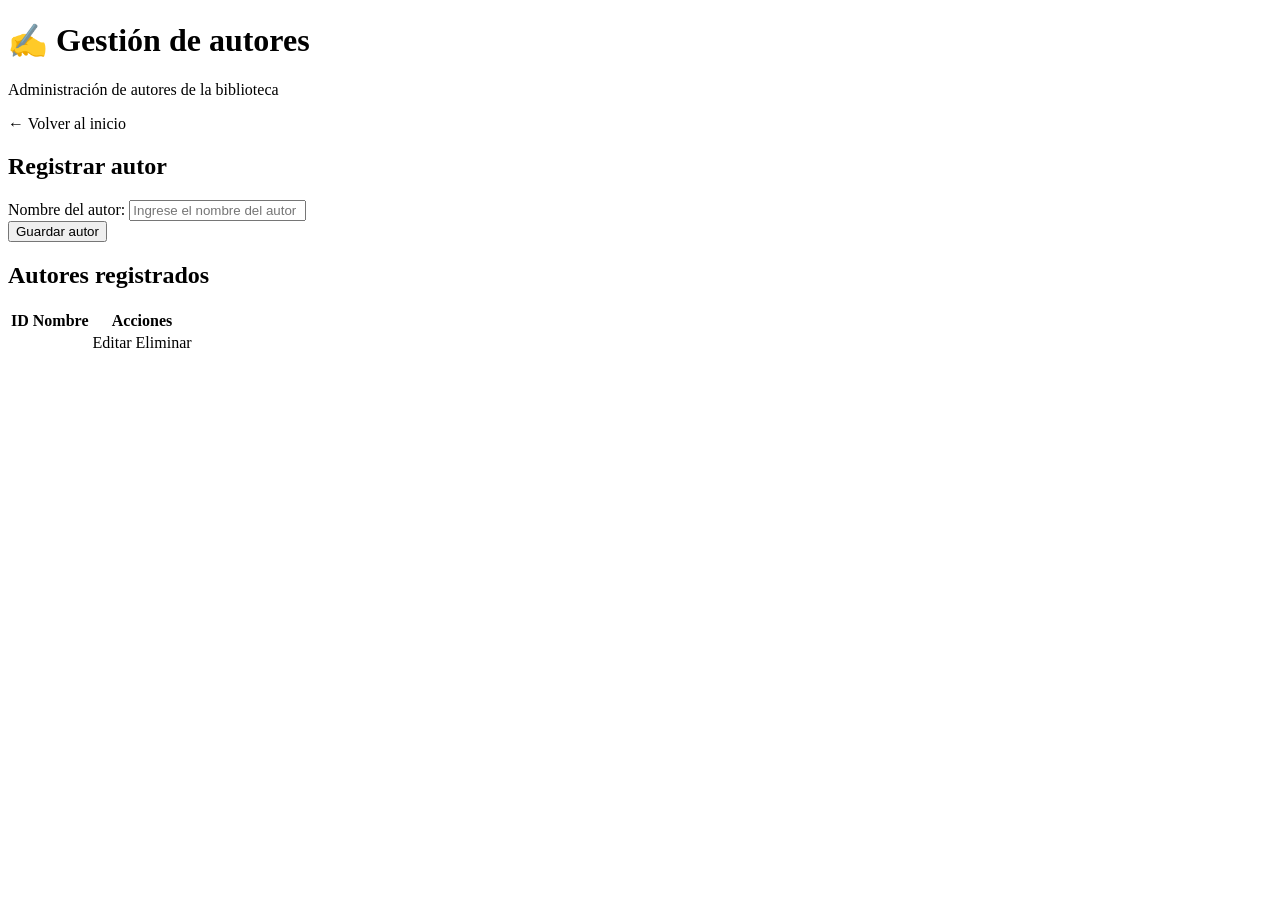
<file: src/main/resources/templates/autores.html>
<!DOCTYPE html>
<html lang="es" xmlns:th="http://www.thymeleaf.org">
<head>
    <meta charset="UTF-8">
    <meta name="viewport" content="width=device-width, initial-scale=1.0">
    <title>Gestión de autores</title>
    <link rel="stylesheet" th:href="@{/css/estilos.css}">
</head>
<body>

    <header>
        <h1>✍️ Gestión de autores</h1>
        <p>Administración de autores de la biblioteca</p>
    </header>

    <main class="contenedor">

        <a th:href="@{/}" class="btn btn-inicio">← Volver al inicio</a>

        <section class="tarjeta">
            <h2>Registrar autor</h2>

            <form th:action="@{/autores/guardar}"
                  th:object="${autor}"
                  method="post">

                <div class="campo">
                    <label for="nombre">Nombre del autor:</label>
                    <input type="text"
                           id="nombre"
                           th:field="*{nombre}"
                           placeholder="Ingrese el nombre del autor"
                           required>
                </div>

                <div class="botones">
                    <button type="submit" class="btn-principal">
                        Guardar autor
                    </button>
                </div>

            </form>
        </section>

        <section class="tarjeta">
            <h2>Autores registrados</h2>

            <p th:if="${mensaje}" th:text="${mensaje}" class="mensaje exito"></p>
            <p th:if="${error}" th:text="${error}" class="mensaje error"></p>

            <div class="tabla-contenedor">
                <table>
                    <thead>
                        <tr>
                            <th>ID</th>
                            <th>Nombre</th>
                            <th>Acciones</th>
                        </tr>
                    </thead>

                    <tbody>
                        <tr th:each="autor : ${autores}">
                            <td th:text="${autor.idAutor}"></td>
                            <td th:text="${autor.nombre}"></td>
                            <td>
                                <a th:href="@{/autores/editar/{id}(id=${autor.idAutor})}"
                                   class="btn btn-secundario">
                                    Editar
                                </a>

                                <a th:href="@{/autores/eliminar/{id}(id=${autor.idAutor})}"
                                   class="btn btn-eliminar"
                                   onclick="return confirm('¿Deseas eliminar este autor?')">
                                    Eliminar
                                </a>
                            </td>
                        </tr>
                    </tbody>
                </table>
            </div>
        </section>

    </main>

</body>
</html>
</file>
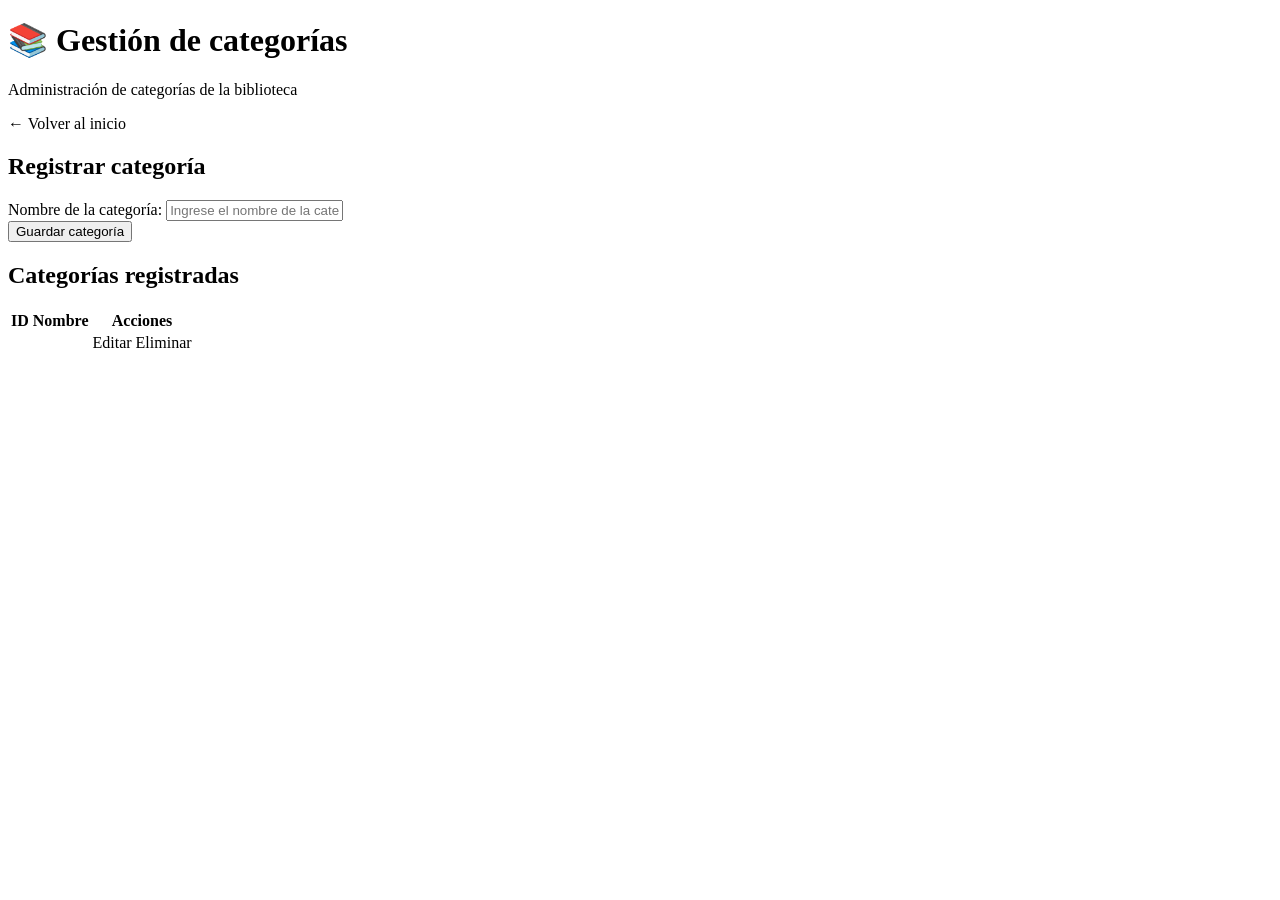
<file: src/main/resources/templates/categorias.html>
<!DOCTYPE html>
<html lang="es" xmlns:th="http://www.thymeleaf.org">
<head>
    <meta charset="UTF-8">
    <meta name="viewport" content="width=device-width, initial-scale=1.0">
    <title>Gestión de categorías</title>
    <link rel="stylesheet" th:href="@{/css/estilos.css}">
</head>
<body>

    <header>
        <h1>📚 Gestión de categorías</h1>
        <p>Administración de categorías de la biblioteca</p>
    </header>

    <main class="contenedor">

        <a th:href="@{/}" class="btn btn-inicio">← Volver al inicio</a>

        <section class="tarjeta">
            <h2>Registrar categoría</h2>

            <form th:action="@{/categorias/guardar}"
                  th:object="${categoria}"
                  method="post">

                <div class="campo">
                    <label for="nombre">Nombre de la categoría:</label>

                    <input type="text"
                           id="nombre"
                           th:field="*{nombre}"
                           placeholder="Ingrese el nombre de la categoría"
                           required>
                </div>

                <div class="botones">
                    <button type="submit" class="btn-principal">
                        Guardar categoría
                    </button>
                </div>

            </form>
        </section>

        <section class="tarjeta">
            <h2>Categorías registradas</h2>

            <p th:if="${mensaje}" th:text="${mensaje}" class="mensaje exito"></p>
            <p th:if="${error}" th:text="${error}" class="mensaje error"></p>

            <div class="tabla-contenedor">
                <table>
                    <thead>
                        <tr>
                            <th>ID</th>
                            <th>Nombre</th>
                            <th>Acciones</th>
                        </tr>
                    </thead>

                    <tbody>
                        <tr th:each="categoria : ${categorias}">
                            <td th:text="${categoria.idCategoria}"></td>
                            <td th:text="${categoria.nombre}"></td>
                            <td>
                                <a th:href="@{/categorias/editar/{id}(id=${categoria.idCategoria})}"
                                   class="btn btn-secundario">
                                    Editar
                                </a>

                                <a th:href="@{/categorias/eliminar/{id}(id=${categoria.idCategoria})}"
                                   class="btn btn-eliminar"
                                   onclick="return confirm('¿Deseas eliminar esta categoría?')">
                                    Eliminar
                                </a>
                            </td>
                        </tr>
                    </tbody>
                </table>
            </div>
        </section>

    </main>

</body>
</html>
</file>
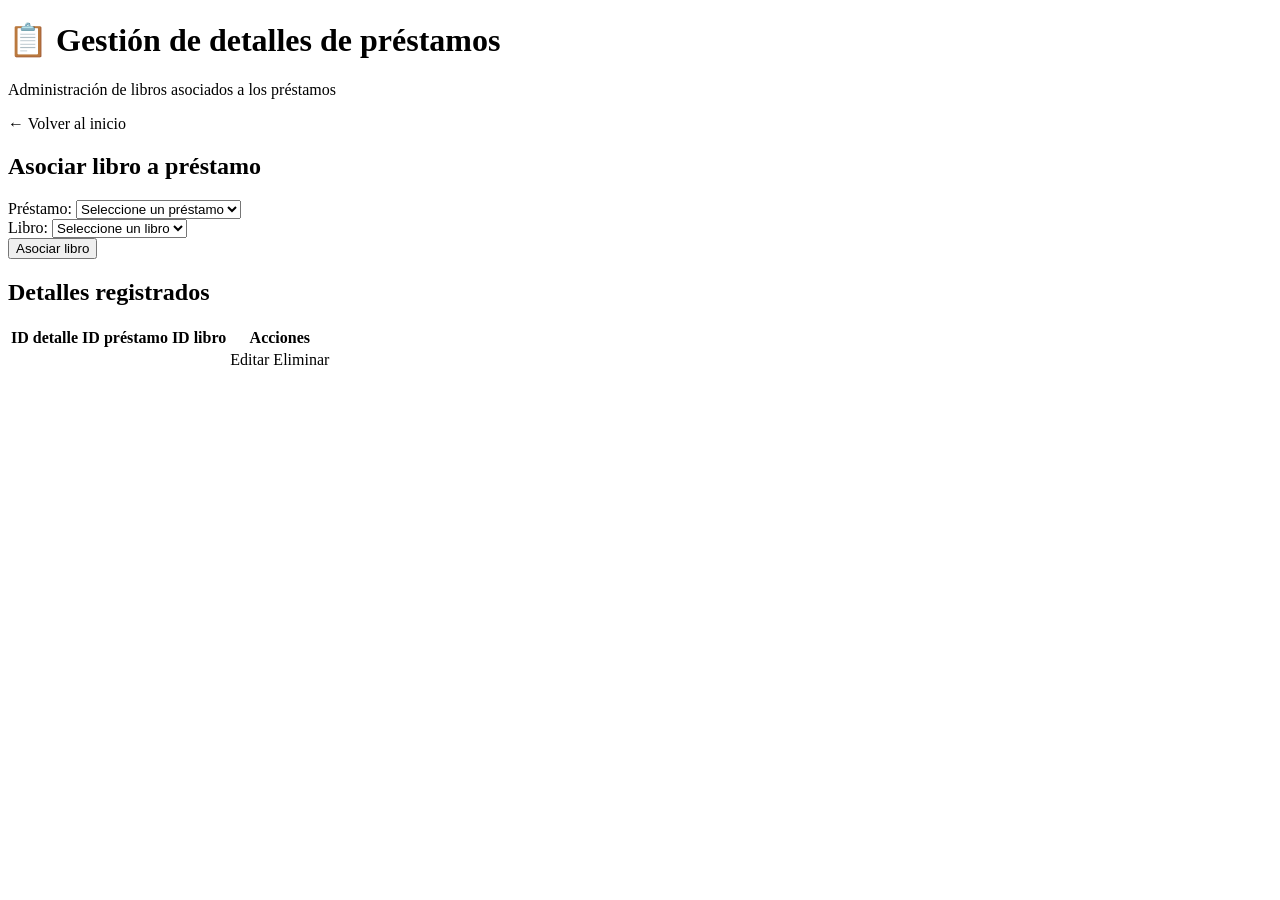
<file: src/main/resources/templates/detalles-prestamo.html>
<!DOCTYPE html>
<html lang="es" xmlns:th="http://www.thymeleaf.org">
<head>
    <meta charset="UTF-8">
    <meta name="viewport" content="width=device-width, initial-scale=1.0">
    <title>Detalles de préstamos</title>
    <link rel="stylesheet" th:href="@{/css/estilos.css}">
</head>
<body>

    <header>
        <h1>📋 Gestión de detalles de préstamos</h1>
        <p>Administración de libros asociados a los préstamos</p>
    </header>

    <main class="contenedor">

        <a th:href="@{/}" class="btn btn-inicio">← Volver al inicio</a>

        <section class="tarjeta">
            <h2>Asociar libro a préstamo</h2>

            <p th:if="${mensaje}" th:text="${mensaje}" class="mensaje exito"></p>
            <p th:if="${error}" th:text="${error}" class="mensaje error"></p>

            <form th:action="@{/detalles-prestamo/guardar}"
                  th:object="${detalle}"
                  method="post">

                <div class="formulario">

                    <div class="campo">
                        <label for="idPrestamo">Préstamo:</label>

                        <select id="idPrestamo" th:field="*{idPrestamo}" required>
                            <option value="">Seleccione un préstamo</option>

                            <option th:each="prestamo : ${prestamos}"
                                    th:value="${prestamo.idPrestamo}"
                                    th:text="${'Préstamo #' + prestamo.idPrestamo + ' - Usuario #' + prestamo.idUsuario}">
                            </option>
                        </select>
                    </div>

                    <div class="campo">
                        <label for="idLibro">Libro:</label>

                        <select id="idLibro" th:field="*{idLibro}" required>
                            <option value="">Seleccione un libro</option>

                            <option th:each="libro : ${libros}"
                                    th:value="${libro.idLibro}"
                                    th:text="${libro.titulo}">
                            </option>
                        </select>
                    </div>

                </div>

                <div class="botones">
                    <button type="submit" class="btn-principal">
                        Asociar libro
                    </button>
                </div>

            </form>
        </section>

        <section class="tarjeta">
            <h2>Detalles registrados</h2>

            <div class="tabla-contenedor">
                <table>
                    <thead>
                        <tr>
                            <th>ID detalle</th>
                            <th>ID préstamo</th>
                            <th>ID libro</th>
                            <th>Acciones</th>
                        </tr>
                    </thead>

                    <tbody>
                        <tr th:each="detalle : ${detalles}">
                            <td th:text="${detalle.idDetalle}"></td>
                            <td th:text="${detalle.idPrestamo}"></td>
                            <td th:text="${detalle.idLibro}"></td>
                            <td>
                                <a th:href="@{/detalles-prestamo/editar/{id}(id=${detalle.idDetalle})}"
                                   class="btn btn-secundario">
                                    Editar
                                </a>

                                <a th:href="@{/detalles-prestamo/eliminar/{id}(id=${detalle.idDetalle})}"
                                   class="btn btn-eliminar"
                                   onclick="return confirm('¿Estás seguro de eliminar este detalle?')">
                                    Eliminar
                                </a>
                            </td>
                        </tr>
                    </tbody>
                </table>
            </div>
        </section>

    </main>

</body>
</html>
</file>
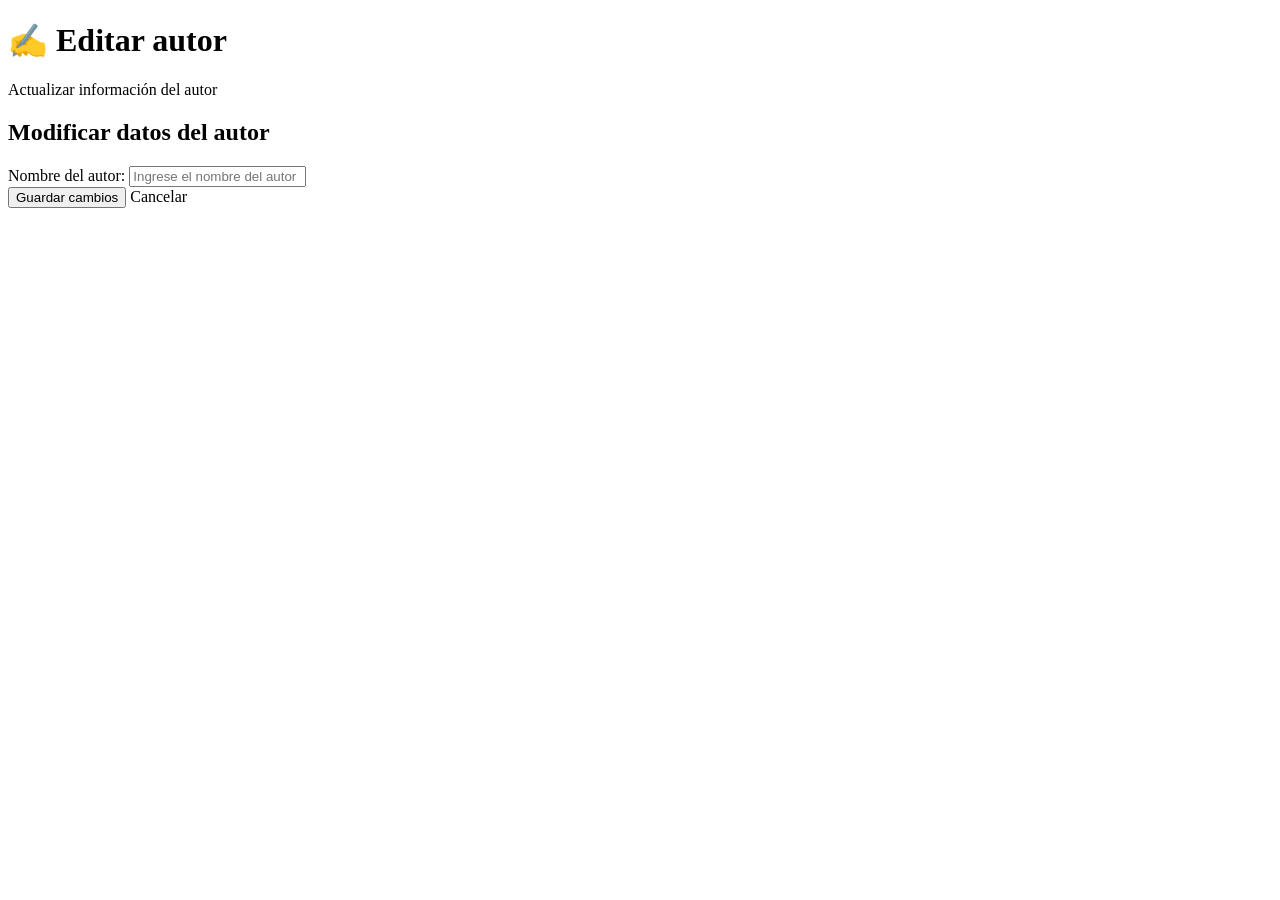
<file: src/main/resources/templates/editar-autor.html>
<!DOCTYPE html>
<html lang="es" xmlns:th="http://www.thymeleaf.org">
<head>
    <meta charset="UTF-8">
    <meta name="viewport" content="width=device-width, initial-scale=1.0">
    <title>Editar autor</title>
    <link rel="stylesheet" th:href="@{/css/estilos.css}">
</head>
<body>

    <header>
        <h1>✍️ Editar autor</h1>
        <p>Actualizar información del autor</p>
    </header>

    <main class="contenedor">

        <section class="tarjeta">
            <h2>Modificar datos del autor</h2>

            <form th:action="@{/autores/actualizar}"
                  th:object="${autor}"
                  method="post">

                <input type="hidden" th:field="*{idAutor}">

                <div class="campo">
                    <label for="nombre">Nombre del autor:</label>

                    <input type="text"
                           id="nombre"
                           th:field="*{nombre}"
                           placeholder="Ingrese el nombre del autor"
                           required>
                </div>

                <div class="botones">
                    <button type="submit" class="btn-principal">
                        Guardar cambios
                    </button>

                    <a th:href="@{/autores}" class="btn btn-secundario">
                        Cancelar
                    </a>
                </div>

            </form>
        </section>

    </main>

</body>
</html>
</file>
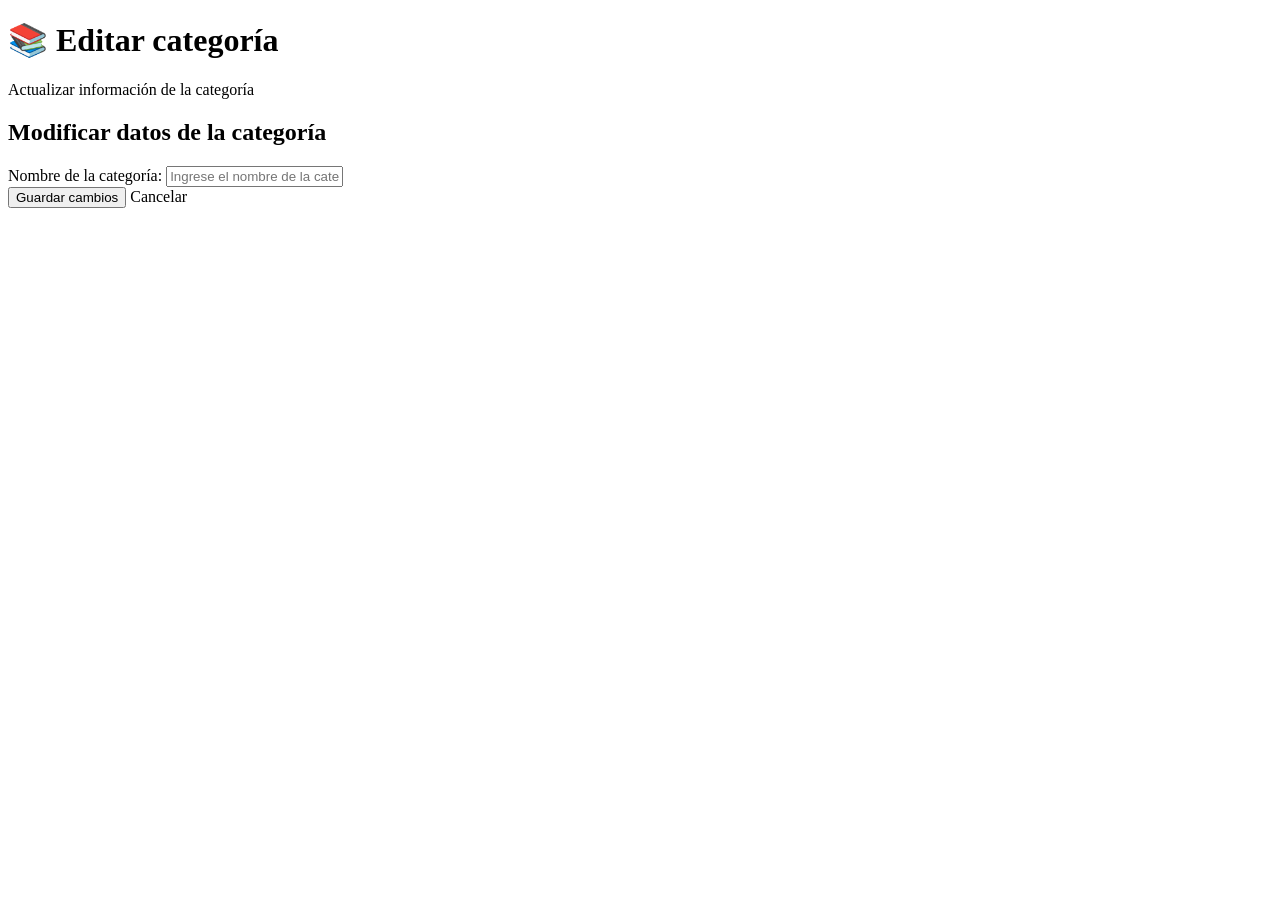
<file: src/main/resources/templates/editar-categoria.html>
<!DOCTYPE html>
<html lang="es" xmlns:th="http://www.thymeleaf.org">
<head>
    <meta charset="UTF-8">
    <meta name="viewport" content="width=device-width, initial-scale=1.0">
    <title>Editar categoría</title>
    <link rel="stylesheet" th:href="@{/css/estilos.css}">
</head>
<body>

    <header>
        <h1>📚 Editar categoría</h1>
        <p>Actualizar información de la categoría</p>
    </header>

    <main class="contenedor">

        <section class="tarjeta">
            <h2>Modificar datos de la categoría</h2>

            <form th:action="@{/categorias/actualizar}"
                  th:object="${categoria}"
                  method="post">

                <input type="hidden" th:field="*{idCategoria}">

                <div class="campo">
                    <label for="nombre">Nombre de la categoría:</label>

                    <input type="text"
                           id="nombre"
                           th:field="*{nombre}"
                           placeholder="Ingrese el nombre de la categoría"
                           required>
                </div>

                <div class="botones">
                    <button type="submit" class="btn-principal">
                        Guardar cambios
                    </button>

                    <a th:href="@{/categorias}" class="btn btn-secundario">
                        Cancelar
                    </a>
                </div>

            </form>
        </section>

    </main>

</body>
</html>
</file>
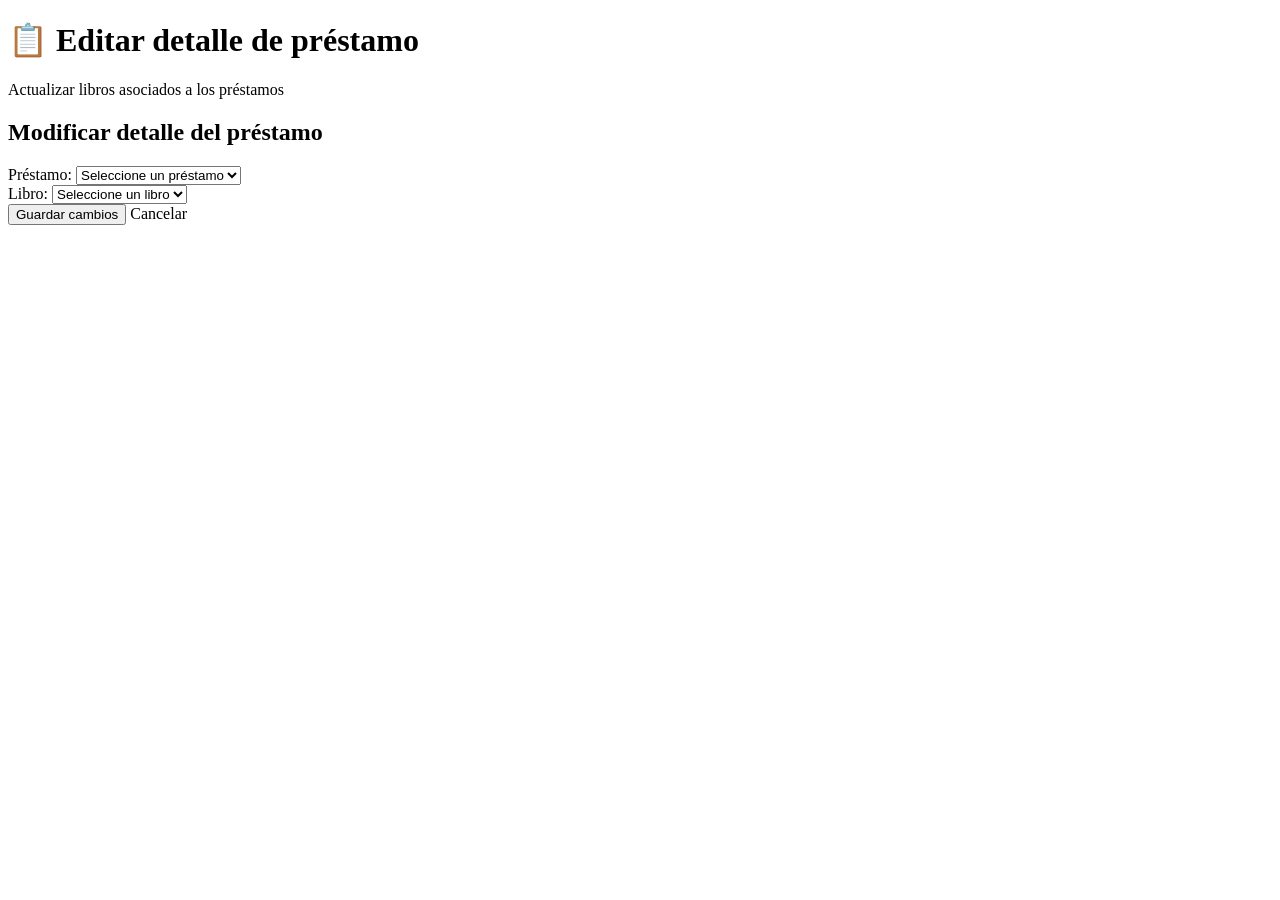
<file: src/main/resources/templates/editar-detalle-prestamo.html>
<!DOCTYPE html>
<html lang="es" xmlns:th="http://www.thymeleaf.org">
<head>
    <meta charset="UTF-8">
    <meta name="viewport" content="width=device-width, initial-scale=1.0">
    <title>Editar detalle de préstamo</title>
    <link rel="stylesheet" th:href="@{/css/estilos.css}">
</head>
<body>

    <header>
        <h1>📋 Editar detalle de préstamo</h1>
        <p>Actualizar libros asociados a los préstamos</p>
    </header>

    <main class="contenedor">

        <section class="tarjeta">
            <h2>Modificar detalle del préstamo</h2>

            <form th:action="@{/detalles-prestamo/actualizar}"
                  th:object="${detalle}"
                  method="post">

                <input type="hidden" th:field="*{idDetalle}">

                <div class="formulario">

                    <div class="campo">
                        <label for="idPrestamo">Préstamo:</label>

                        <select id="idPrestamo" th:field="*{idPrestamo}" required>
                            <option value="">Seleccione un préstamo</option>

                            <option th:each="prestamo : ${prestamos}"
                                    th:value="${prestamo.idPrestamo}"
                                    th:text="${prestamo.idPrestamo}">
                            </option>
                        </select>
                    </div>

                    <div class="campo">
                        <label for="idLibro">Libro:</label>

                        <select id="idLibro" th:field="*{idLibro}" required>
                            <option value="">Seleccione un libro</option>

                            <option th:each="libro : ${libros}"
                                    th:value="${libro.idLibro}"
                                    th:text="${libro.titulo}">
                            </option>
                        </select>
                    </div>

                </div>

                <div class="botones">
                    <button type="submit" class="btn-principal">
                        Guardar cambios
                    </button>

                    <a th:href="@{/detalles-prestamo}" class="btn btn-secundario">
                        Cancelar
                    </a>
                </div>

            </form>
        </section>

    </main>

</body>
</html>
</file>
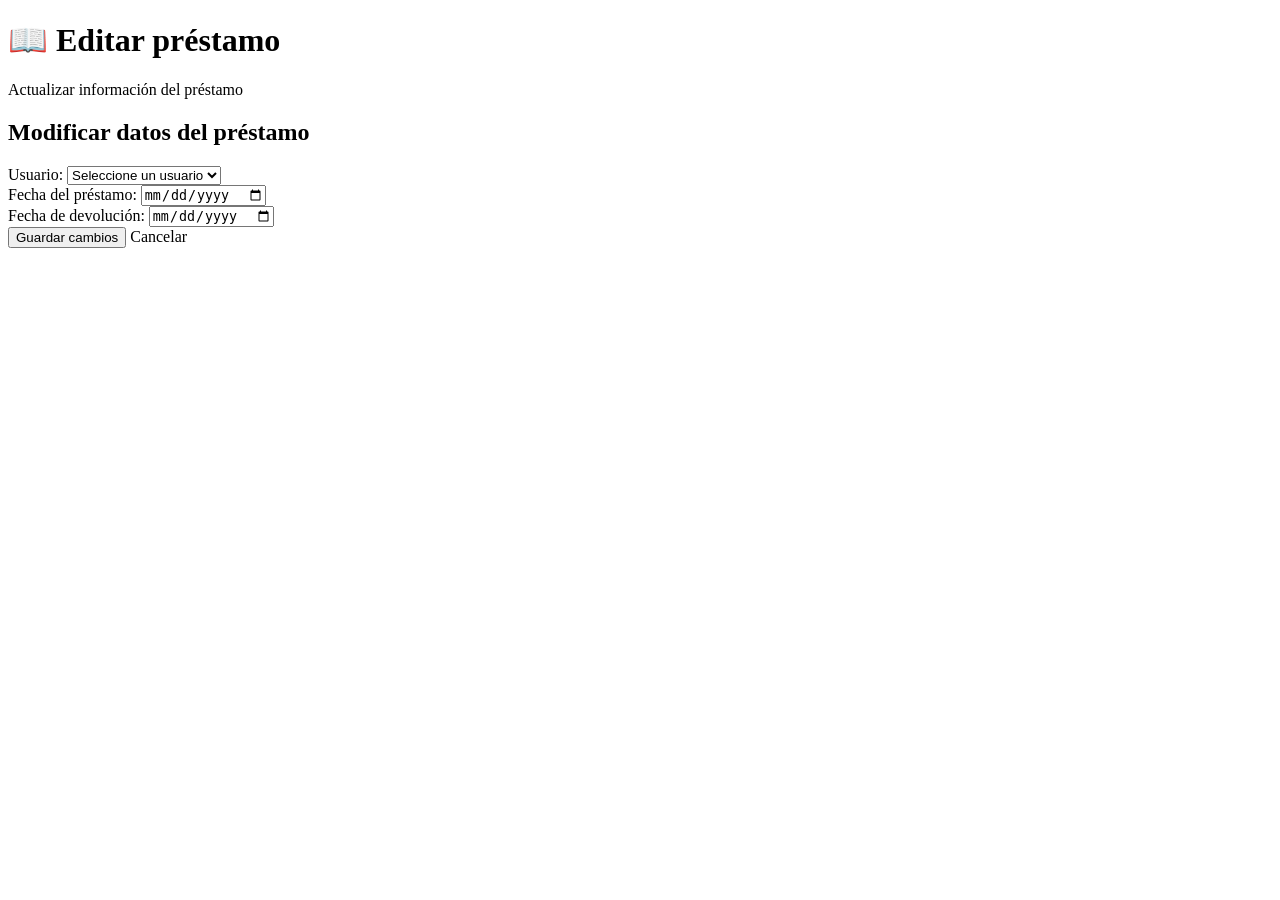
<file: src/main/resources/templates/editar-prestamo.html>
<!DOCTYPE html>
<html lang="es" xmlns:th="http://www.thymeleaf.org">
<head>
    <meta charset="UTF-8">
    <meta name="viewport" content="width=device-width, initial-scale=1.0">
    <title>Editar préstamo</title>
    <link rel="stylesheet" th:href="@{/css/estilos.css}">
</head>
<body>

    <header>
        <h1>📖 Editar préstamo</h1>
        <p>Actualizar información del préstamo</p>
    </header>

    <main class="contenedor">

        <section class="tarjeta">
            <h2>Modificar datos del préstamo</h2>

            <form th:action="@{/prestamos/actualizar}"
                  th:object="${prestamo}"
                  method="post">

                <input type="hidden" th:field="*{idPrestamo}">

                <div class="formulario">

                    <div class="campo">
                        <label for="idUsuario">Usuario:</label>

                        <select id="idUsuario" th:field="*{idUsuario}" required>
                            <option value="">Seleccione un usuario</option>
                            <option th:each="usuario : ${usuarios}"
                                    th:value="${usuario.idUsuario}"
                                    th:text="${usuario.nombre}">
                            </option>
                        </select>
                    </div>

                    <div class="campo">
                        <label for="fechaPrestamo">Fecha del préstamo:</label>
                        <input type="date"
                               id="fechaPrestamo"
                               th:field="*{fechaPrestamo}"
                               required>
                    </div>

                    <div class="campo">
                        <label for="fechaDevolucion">Fecha de devolución:</label>
                        <input type="date"
                               id="fechaDevolucion"
                               th:field="*{fechaDevolucion}">
                    </div>

                </div>

                <div class="botones">
                    <button type="submit" class="btn-principal">
                        Guardar cambios
                    </button>

                    <a th:href="@{/prestamos}" class="btn btn-secundario">
                        Cancelar
                    </a>
                </div>

            </form>
        </section>

    </main>

</body>
</html>
</file>
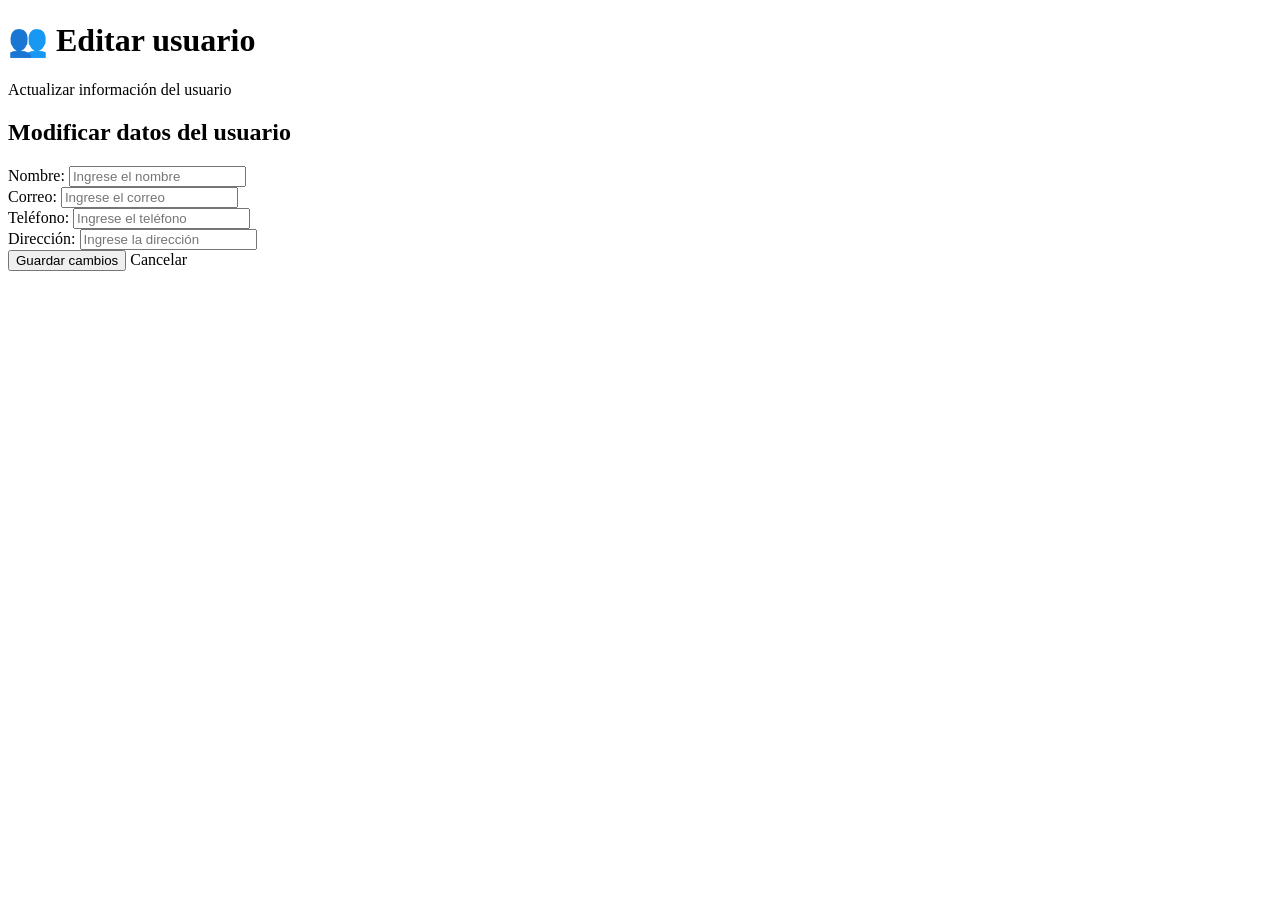
<file: src/main/resources/templates/editar-usuario.html>
<!DOCTYPE html>
<html lang="es" xmlns:th="http://www.thymeleaf.org">
<head>
    <meta charset="UTF-8">
    <meta name="viewport" content="width=device-width, initial-scale=1.0">
    <title>Editar usuario</title>
    <link rel="stylesheet" th:href="@{/css/estilos.css}">
</head>
<body>

    <header>
        <h1>👥 Editar usuario</h1>
        <p>Actualizar información del usuario</p>
    </header>

    <main class="contenedor">

        <section class="tarjeta">
            <h2>Modificar datos del usuario</h2>

            <form th:action="@{/usuarios/actualizar}"
                  th:object="${usuario}"
                  method="post">

                <input type="hidden" th:field="*{idUsuario}">

                <div class="formulario">

                    <div class="campo">
                        <label for="nombre">Nombre:</label>
                        <input type="text"
                               id="nombre"
                               th:field="*{nombre}"
                               placeholder="Ingrese el nombre"
                               required>
                    </div>

                    <div class="campo">
                        <label for="correo">Correo:</label>
                        <input type="email"
                               id="correo"
                               th:field="*{correo}"
                               placeholder="Ingrese el correo"
                               required>
                    </div>

                    <div class="campo">
                        <label for="telefono">Teléfono:</label>
                        <input type="text"
                               id="telefono"
                               th:field="*{telefono}"
                               placeholder="Ingrese el teléfono">
                    </div>

                    <div class="campo">
                        <label for="direccion">Dirección:</label>
                        <input type="text"
                               id="direccion"
                               th:field="*{direccion}"
                               placeholder="Ingrese la dirección">
                    </div>

                </div>

                <div class="botones">
                    <button type="submit" class="btn-principal">
                        Guardar cambios
                    </button>

                    <a th:href="@{/usuarios}" class="btn btn-secundario">
                        Cancelar
                    </a>
                </div>

            </form>
        </section>

    </main>

</body>
</html>
</file>
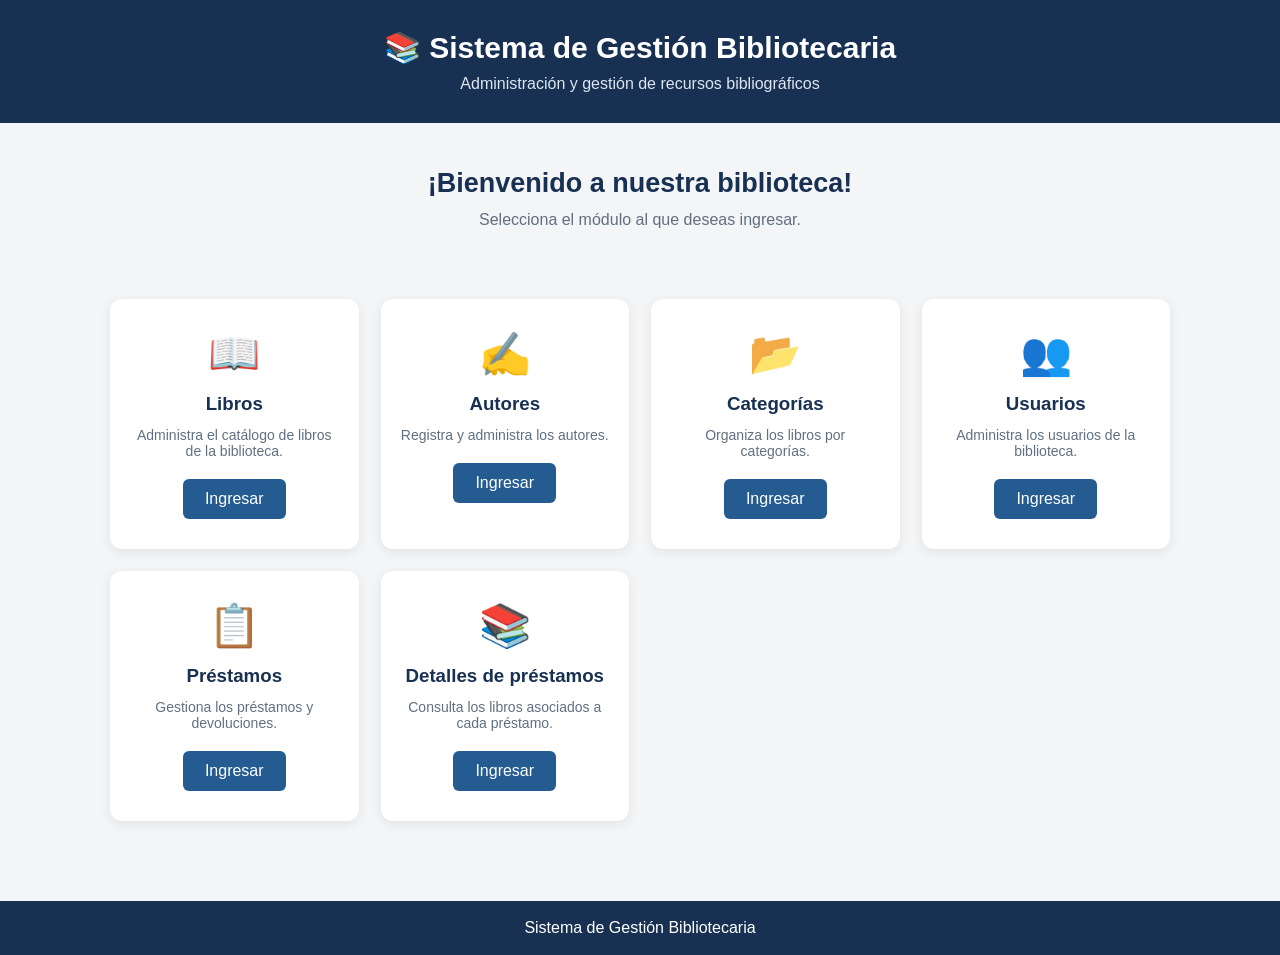
<file: src/main/resources/templates/inicio.html>
<!DOCTYPE html>
<html lang="es" xmlns:th="http://www.thymeleaf.org">
<head>
    <meta charset="UTF-8">
    <meta name="viewport" content="width=device-width, initial-scale=1.0">

    <title>Sistema de Gestión Bibliotecaria</title>

    <style>
        * {
            margin: 0;
            padding: 0;
            box-sizing: border-box;
        }

        body {
            font-family: Arial, sans-serif;
            background: #f3f5f7;
            color: #263238;
        }

        header {
            background: #183153;
            color: white;
            padding: 30px;
            text-align: center;
        }

        header h1 {
            font-size: 30px;
            margin-bottom: 10px;
        }

        header p {
            color: #dce6f1;
        }

        .bienvenida {
            text-align: center;
            padding: 45px 20px 25px;
        }

        .bienvenida h2 {
            font-size: 27px;
            margin-bottom: 12px;
            color: #183153;
        }

        .bienvenida p {
            color: #607080;
        }

        .contenedor {
            max-width: 1100px;
            margin: 25px auto 60px;
            padding: 20px;
            display: grid;
            grid-template-columns: repeat(auto-fit, minmax(240px, 1fr));
            gap: 22px;
        }

        .tarjeta {
            background: white;
            padding: 30px 20px;
            text-align: center;
            border-radius: 12px;
            box-shadow: 0 3px 12px rgba(0,0,0,0.08);
        }

        .tarjeta .icono {
            font-size: 42px;
            margin-bottom: 15px;
        }

        .tarjeta h3 {
            color: #183153;
            margin-bottom: 12px;
        }

        .tarjeta p {
            color: #607080;
            font-size: 14px;
            margin-bottom: 20px;
        }

        .tarjeta a {
            display: inline-block;
            background: #245b91;
            color: white;
            text-decoration: none;
            padding: 11px 22px;
            border-radius: 6px;
        }

        .tarjeta a:hover {
            background: #183153;
        }

        footer {
            background: #183153;
            color: white;
            text-align: center;
            padding: 18px;
        }
    </style>
</head>

<body>

<header>
    <h1>📚 Sistema de Gestión Bibliotecaria</h1>
    <p>Administración y gestión de recursos bibliográficos</p>
</header>

<section class="bienvenida">
    <h2>¡Bienvenido a nuestra biblioteca!</h2>
    <p>Selecciona el módulo al que deseas ingresar.</p>
</section>

<main class="contenedor">

    <div class="tarjeta">
        <div class="icono">📖</div>
        <h3>Libros</h3>
        <p>Administra el catálogo de libros de la biblioteca.</p>
        <a href="/libros">Ingresar</a>
    </div>

    <div class="tarjeta">
        <div class="icono">✍️</div>
        <h3>Autores</h3>
        <p>Registra y administra los autores.</p>
        <a href="/autores">Ingresar</a>
    </div>

    <div class="tarjeta">
        <div class="icono">📂</div>
        <h3>Categorías</h3>
        <p>Organiza los libros por categorías.</p>
        <a href="/categorias">Ingresar</a>
    </div>

    <div class="tarjeta">
        <div class="icono">👥</div>
        <h3>Usuarios</h3>
        <p>Administra los usuarios de la biblioteca.</p>
        <a href="/usuarios">Ingresar</a>
    </div>

    <div class="tarjeta">
        <div class="icono">📋</div>
        <h3>Préstamos</h3>
        <p>Gestiona los préstamos y devoluciones.</p>
        <a href="/prestamos">Ingresar</a>
    </div>

    <div class="tarjeta">
        <div class="icono">📚</div>
        <h3>Detalles de préstamos</h3>
        <p>Consulta los libros asociados a cada préstamo.</p>
        <a href="/detalles-prestamo">Ingresar</a>
    </div>

</main>

<footer>
    Sistema de Gestión Bibliotecaria
</footer>

</body>
</html>
</file>
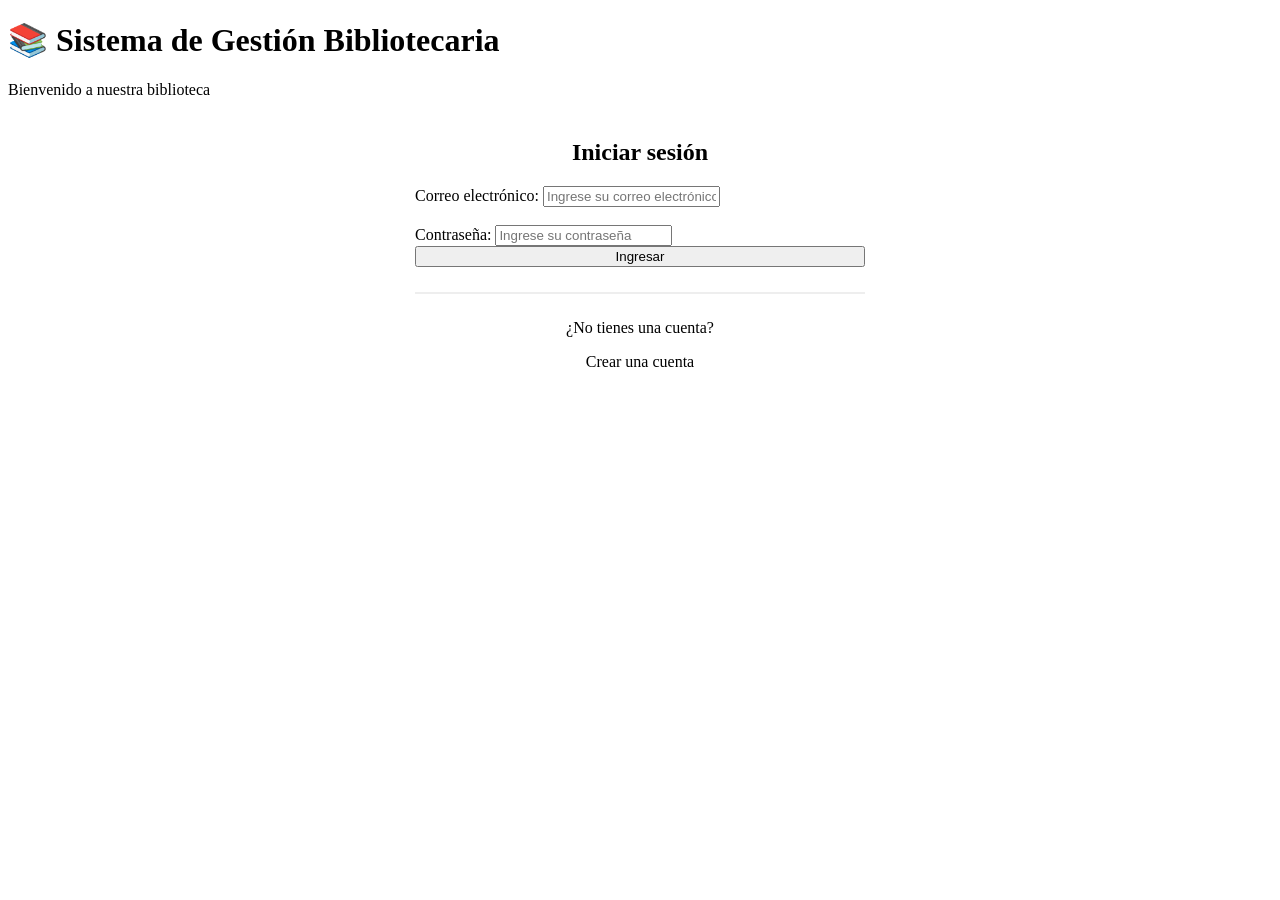
<file: src/main/resources/templates/login.html>
<!DOCTYPE html>
<html lang="es" xmlns:th="http://www.thymeleaf.org">
<head>
    <meta charset="UTF-8">
    <meta name="viewport" content="width=device-width, initial-scale=1.0">
    <title>Iniciar sesión - Biblioteca</title>
    <link rel="stylesheet" th:href="@{/css/estilos.css}">
</head>
<body>

    <header>
        <h1>📚 Sistema de Gestión Bibliotecaria</h1>
        <p>Bienvenido a nuestra biblioteca</p>
    </header>

    <main class="contenedor">

        <section class="tarjeta" style="max-width: 450px; margin: 40px auto;">

            <h2 style="text-align: center;">Iniciar sesión</h2>

            <p th:if="${error}" th:text="${error}" class="mensaje error"></p>
            <p th:if="${mensaje}" th:text="${mensaje}" class="mensaje exito"></p>

            <form th:action="@{/login}" method="post">

                <div class="campo">
                    <label for="correo">Correo electrónico:</label>
                    <input type="email"
                           id="correo"
                           name="correo"
                           placeholder="Ingrese su correo electrónico"
                           required>
                </div>

                <br>

                <div class="campo">
                    <label for="contrasena">Contraseña:</label>
                    <input type="password"
                           id="contrasena"
                           name="contrasena"
                           placeholder="Ingrese su contraseña"
                           required>
                </div>

                <div class="botones">
                    <button type="submit" class="btn-principal" style="width: 100%;">
                        Ingresar
                    </button>
                </div>

            </form>

            <hr style="margin: 25px 0; border: 1px solid #eeeeee;">

            <p style="text-align: center;">
                ¿No tienes una cuenta?
            </p>

            <div style="text-align: center; margin-top: 12px;">
                <a th:href="@{/registro}" class="btn btn-secundario">
                    Crear una cuenta
                </a>
            </div>

        </section>

    </main>

</body>
</html>
</file>
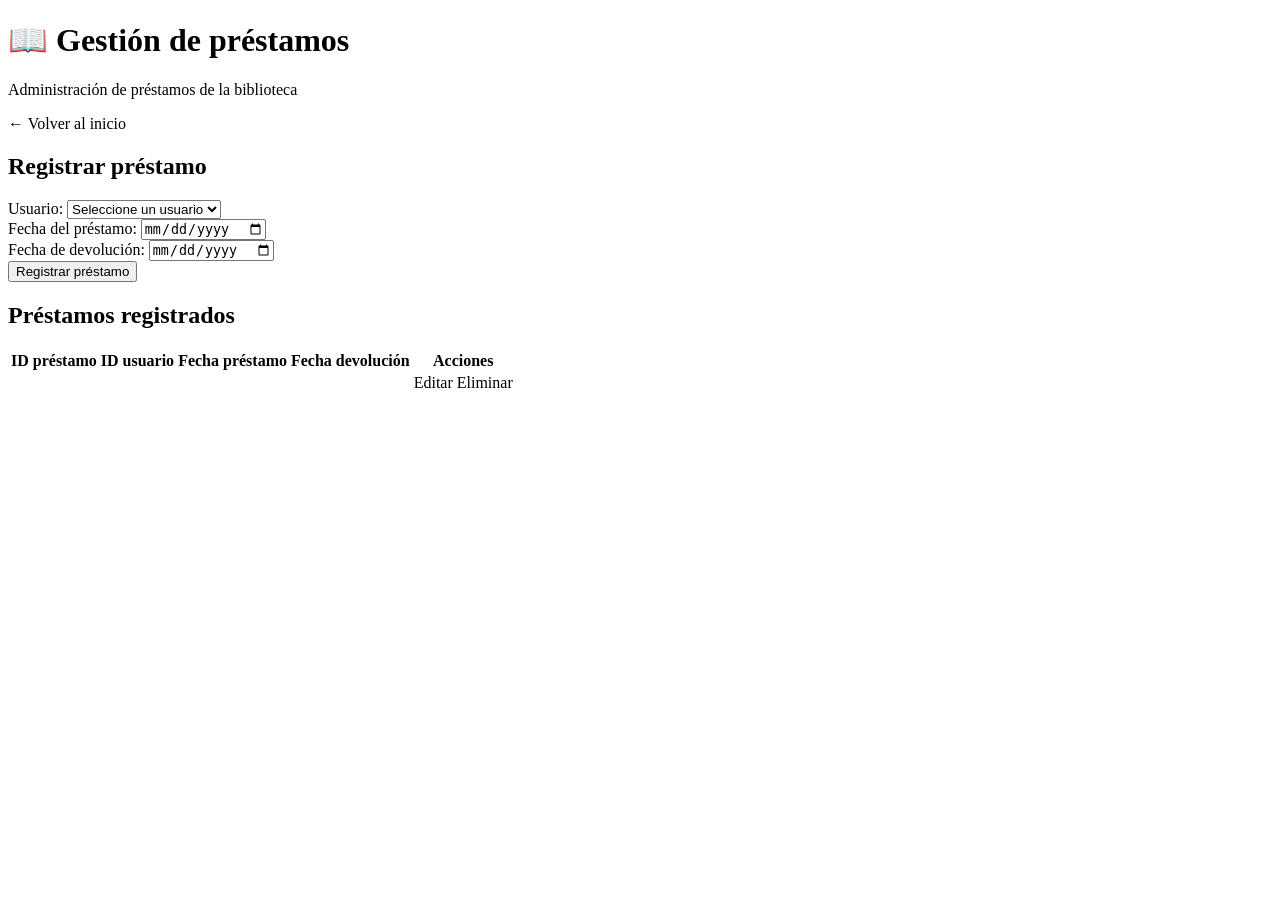
<file: src/main/resources/templates/prestamos.html>
<!DOCTYPE html>
<html lang="es" xmlns:th="http://www.thymeleaf.org">
<head>
    <meta charset="UTF-8">
    <meta name="viewport" content="width=device-width, initial-scale=1.0">
    <title>Gestión de préstamos</title>
    <link rel="stylesheet" th:href="@{/css/estilos.css}">
</head>
<body>

    <header>
        <h1>📖 Gestión de préstamos</h1>
        <p>Administración de préstamos de la biblioteca</p>
    </header>

    <main class="contenedor">

        <a th:href="@{/}" class="btn btn-inicio">← Volver al inicio</a>

        <section class="tarjeta">
            <h2>Registrar préstamo</h2>

            <p th:if="${mensaje}" th:text="${mensaje}" class="mensaje exito"></p>
            <p th:if="${error}" th:text="${error}" class="mensaje error"></p>

            <form th:action="@{/prestamos/guardar}"
                  th:object="${prestamo}"
                  method="post">

                <div class="formulario">

                    <div class="campo">
                        <label for="idUsuario">Usuario:</label>

                        <select id="idUsuario" th:field="*{idUsuario}" required>
                            <option value="">Seleccione un usuario</option>
                            <option th:each="usuario : ${usuarios}"
                                    th:value="${usuario.idUsuario}"
                                    th:text="${usuario.nombre + ' - ' + usuario.correo}">
                            </option>
                        </select>
                    </div>

                    <div class="campo">
                        <label for="fechaPrestamo">Fecha del préstamo:</label>
                        <input type="date"
                               id="fechaPrestamo"
                               th:field="*{fechaPrestamo}"
                               required>
                    </div>

                    <div class="campo">
                        <label for="fechaDevolucion">Fecha de devolución:</label>
                        <input type="date"
                               id="fechaDevolucion"
                               th:field="*{fechaDevolucion}">
                    </div>

                </div>

                <div class="botones">
                    <button type="submit" class="btn-principal">
                        Registrar préstamo
                    </button>
                </div>

            </form>
        </section>

        <section class="tarjeta">
            <h2>Préstamos registrados</h2>

            <div class="tabla-contenedor">
                <table>
                    <thead>
                        <tr>
                            <th>ID préstamo</th>
                            <th>ID usuario</th>
                            <th>Fecha préstamo</th>
                            <th>Fecha devolución</th>
                            <th>Acciones</th>
                        </tr>
                    </thead>

                    <tbody>
                        <tr th:each="prestamo : ${prestamos}">
                            <td th:text="${prestamo.idPrestamo}"></td>
                            <td th:text="${prestamo.idUsuario}"></td>
                            <td th:text="${prestamo.fechaPrestamo}"></td>
                            <td th:text="${prestamo.fechaDevolucion}"></td>
                            <td>
                                <a th:href="@{/prestamos/editar/{id}(id=${prestamo.idPrestamo})}"
                                   class="btn btn-secundario">
                                    Editar
                                </a>

                                <a th:href="@{/prestamos/eliminar/{id}(id=${prestamo.idPrestamo})}"
                                   class="btn btn-eliminar"
                                   onclick="return confirm('¿Deseas eliminar este préstamo?')">
                                    Eliminar
                                </a>
                            </td>
                        </tr>
                    </tbody>
                </table>
            </div>
        </section>

    </main>

</body>
</html>
</file>
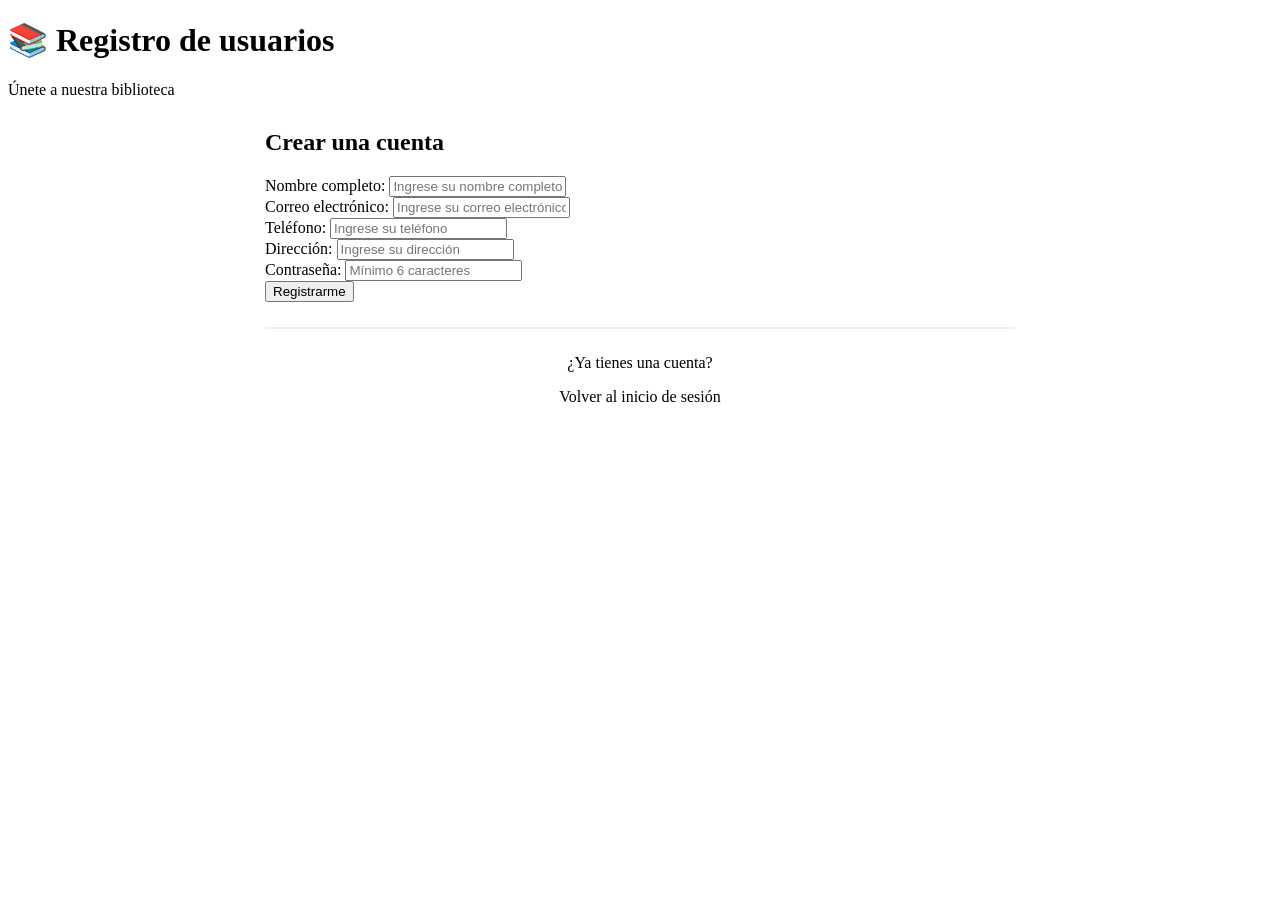
<file: src/main/resources/templates/registro.html>
<!DOCTYPE html>
<html lang="es" xmlns:th="http://www.thymeleaf.org">
<head>
    <meta charset="UTF-8">
    <meta name="viewport" content="width=device-width, initial-scale=1.0">
    <title>Registro de usuarios</title>
    <link rel="stylesheet" th:href="@{/css/estilos.css}">
</head>
<body>

    <header>
        <h1>📚 Registro de usuarios</h1>
        <p>Únete a nuestra biblioteca</p>
    </header>

    <main class="contenedor">

        <section class="tarjeta" style="max-width: 750px; margin: 30px auto;">

            <h2>Crear una cuenta</h2>

            <p th:if="${error}" th:text="${error}" class="mensaje error"></p>

            <form th:action="@{/registro}" method="post">

                <div class="formulario">

                    <div class="campo">
                        <label for="nombre">Nombre completo:</label>
                        <input type="text"
                               id="nombre"
                               name="nombre"
                               placeholder="Ingrese su nombre completo"
                               required>
                    </div>

                    <div class="campo">
                        <label for="correo">Correo electrónico:</label>
                        <input type="email"
                               id="correo"
                               name="correo"
                               placeholder="Ingrese su correo electrónico"
                               required>
                    </div>

                    <div class="campo">
                        <label for="telefono">Teléfono:</label>
                        <input type="text"
                               id="telefono"
                               name="telefono"
                               placeholder="Ingrese su teléfono">
                    </div>

                    <div class="campo">
                        <label for="direccion">Dirección:</label>
                        <input type="text"
                               id="direccion"
                               name="direccion"
                               placeholder="Ingrese su dirección">
                    </div>

                    <div class="campo">
                        <label for="contrasena">Contraseña:</label>
                        <input type="password"
                               id="contrasena"
                               name="contrasena"
                               placeholder="Mínimo 6 caracteres"
                               required
                               minlength="6">
                    </div>

                </div>

                <div class="botones">
                    <button type="submit" class="btn-principal">
                        Registrarme
                    </button>
                </div>

            </form>

            <hr style="margin: 25px 0; border: 1px solid #eeeeee;">

            <p style="text-align: center;">
                ¿Ya tienes una cuenta?
            </p>

            <div style="text-align: center; margin-top: 12px;">
                <a th:href="@{/login}" class="btn btn-secundario">
                    Volver al inicio de sesión
                </a>
            </div>

        </section>

    </main>

</body>
</html>
</file>
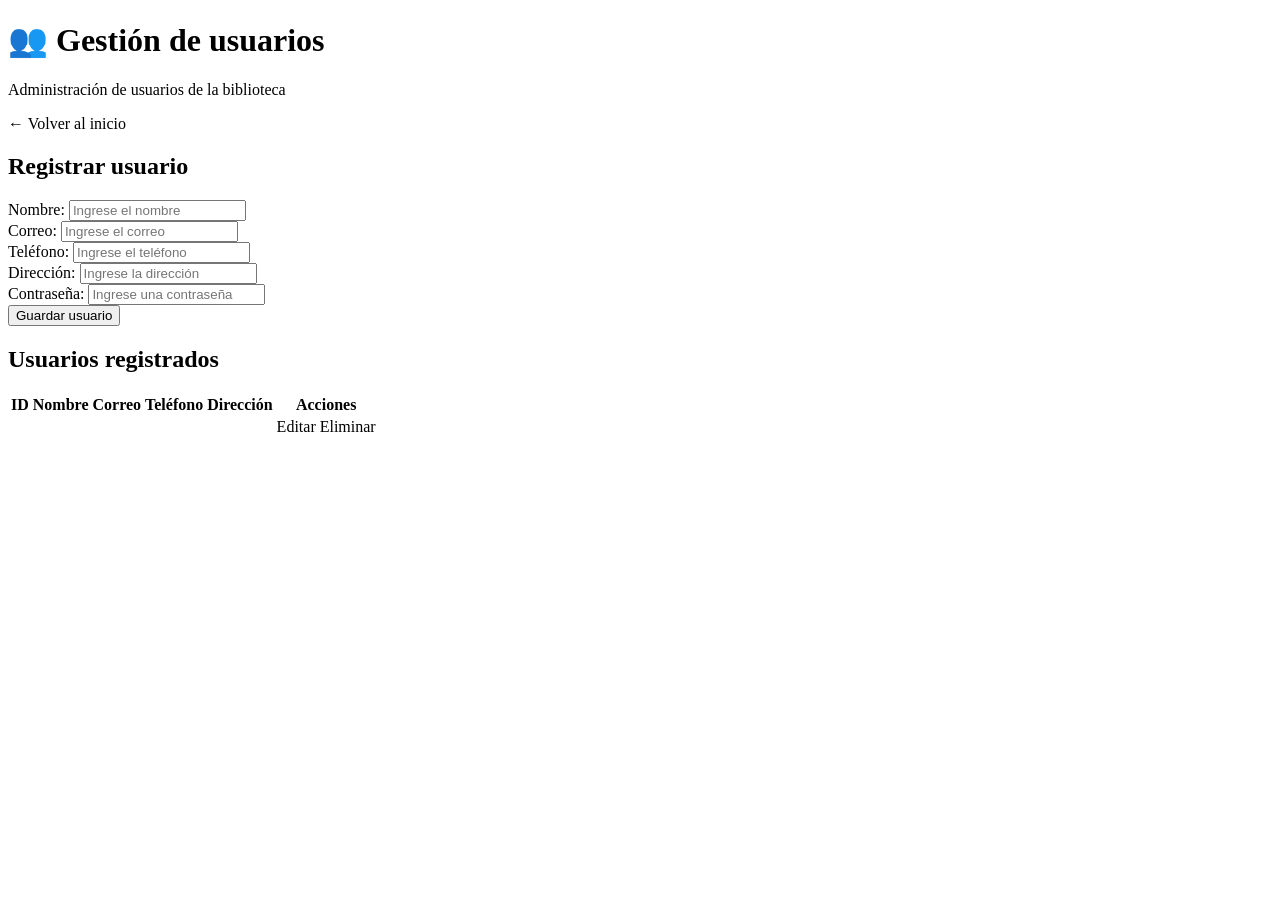
<file: src/main/resources/templates/usuarios.html>
<!DOCTYPE html>
<html lang="es" xmlns:th="http://www.thymeleaf.org">
<head>
    <meta charset="UTF-8">
    <meta name="viewport" content="width=device-width, initial-scale=1.0">
    <title>Gestión de usuarios</title>
    <link rel="stylesheet" th:href="@{/css/estilos.css}">
</head>
<body>

    <header>
        <h1>👥 Gestión de usuarios</h1>
        <p>Administración de usuarios de la biblioteca</p>
    </header>

    <main class="contenedor">

        <a th:href="@{/}" class="btn btn-inicio">← Volver al inicio</a>

        <section class="tarjeta">
            <h2>Registrar usuario</h2>

            <p th:if="${mensaje}" th:text="${mensaje}" class="mensaje exito"></p>
            <p th:if="${error}" th:text="${error}" class="mensaje error"></p>

            <form th:action="@{/usuarios/guardar}"
                  th:object="${usuario}"
                  method="post">

                <div class="formulario">

                    <div class="campo">
                        <label for="nombre">Nombre:</label>
                        <input type="text"
                               id="nombre"
                               th:field="*{nombre}"
                               placeholder="Ingrese el nombre"
                               required>
                    </div>

                    <div class="campo">
                        <label for="correo">Correo:</label>
                        <input type="email"
                               id="correo"
                               th:field="*{correo}"
                               placeholder="Ingrese el correo"
                               required>
                    </div>

                    <div class="campo">
                        <label for="telefono">Teléfono:</label>
                        <input type="text"
                               id="telefono"
                               th:field="*{telefono}"
                               placeholder="Ingrese el teléfono">
                    </div>

                    <div class="campo">
                        <label for="direccion">Dirección:</label>
                        <input type="text"
                               id="direccion"
                               th:field="*{direccion}"
                               placeholder="Ingrese la dirección">
                    </div>

                    <div class="campo">
                        <label for="contrasena">Contraseña:</label>
                        <input type="password"
                               id="contrasena"
                               th:field="*{contrasena}"
                               placeholder="Ingrese una contraseña"
                               required>
                    </div>

                </div>

                <div class="botones">
                    <button type="submit" class="btn-principal">
                        Guardar usuario
                    </button>
                </div>

            </form>
        </section>

        <section class="tarjeta">
            <h2>Usuarios registrados</h2>

            <div class="tabla-contenedor">
                <table>
                    <thead>
                        <tr>
                            <th>ID</th>
                            <th>Nombre</th>
                            <th>Correo</th>
                            <th>Teléfono</th>
                            <th>Dirección</th>
                            <th>Acciones</th>
                        </tr>
                    </thead>

                    <tbody>
                        <tr th:each="usuario : ${usuarios}">
                            <td th:text="${usuario.idUsuario}"></td>
                            <td th:text="${usuario.nombre}"></td>
                            <td th:text="${usuario.correo}"></td>
                            <td th:text="${usuario.telefono}"></td>
                            <td th:text="${usuario.direccion}"></td>
                            <td>
                                <a th:href="@{/usuarios/editar/{id}(id=${usuario.idUsuario})}"
                                   class="btn btn-secundario">
                                    Editar
                                </a>

                                <a th:href="@{/usuarios/eliminar/{id}(id=${usuario.idUsuario})}"
                                   class="btn btn-eliminar"
                                   onclick="return confirm('¿Deseas eliminar este usuario?')">
                                    Eliminar
                                </a>
                            </td>
                        </tr>
                    </tbody>
                </table>
            </div>
        </section>

    </main>

</body>
</html>
</file>
